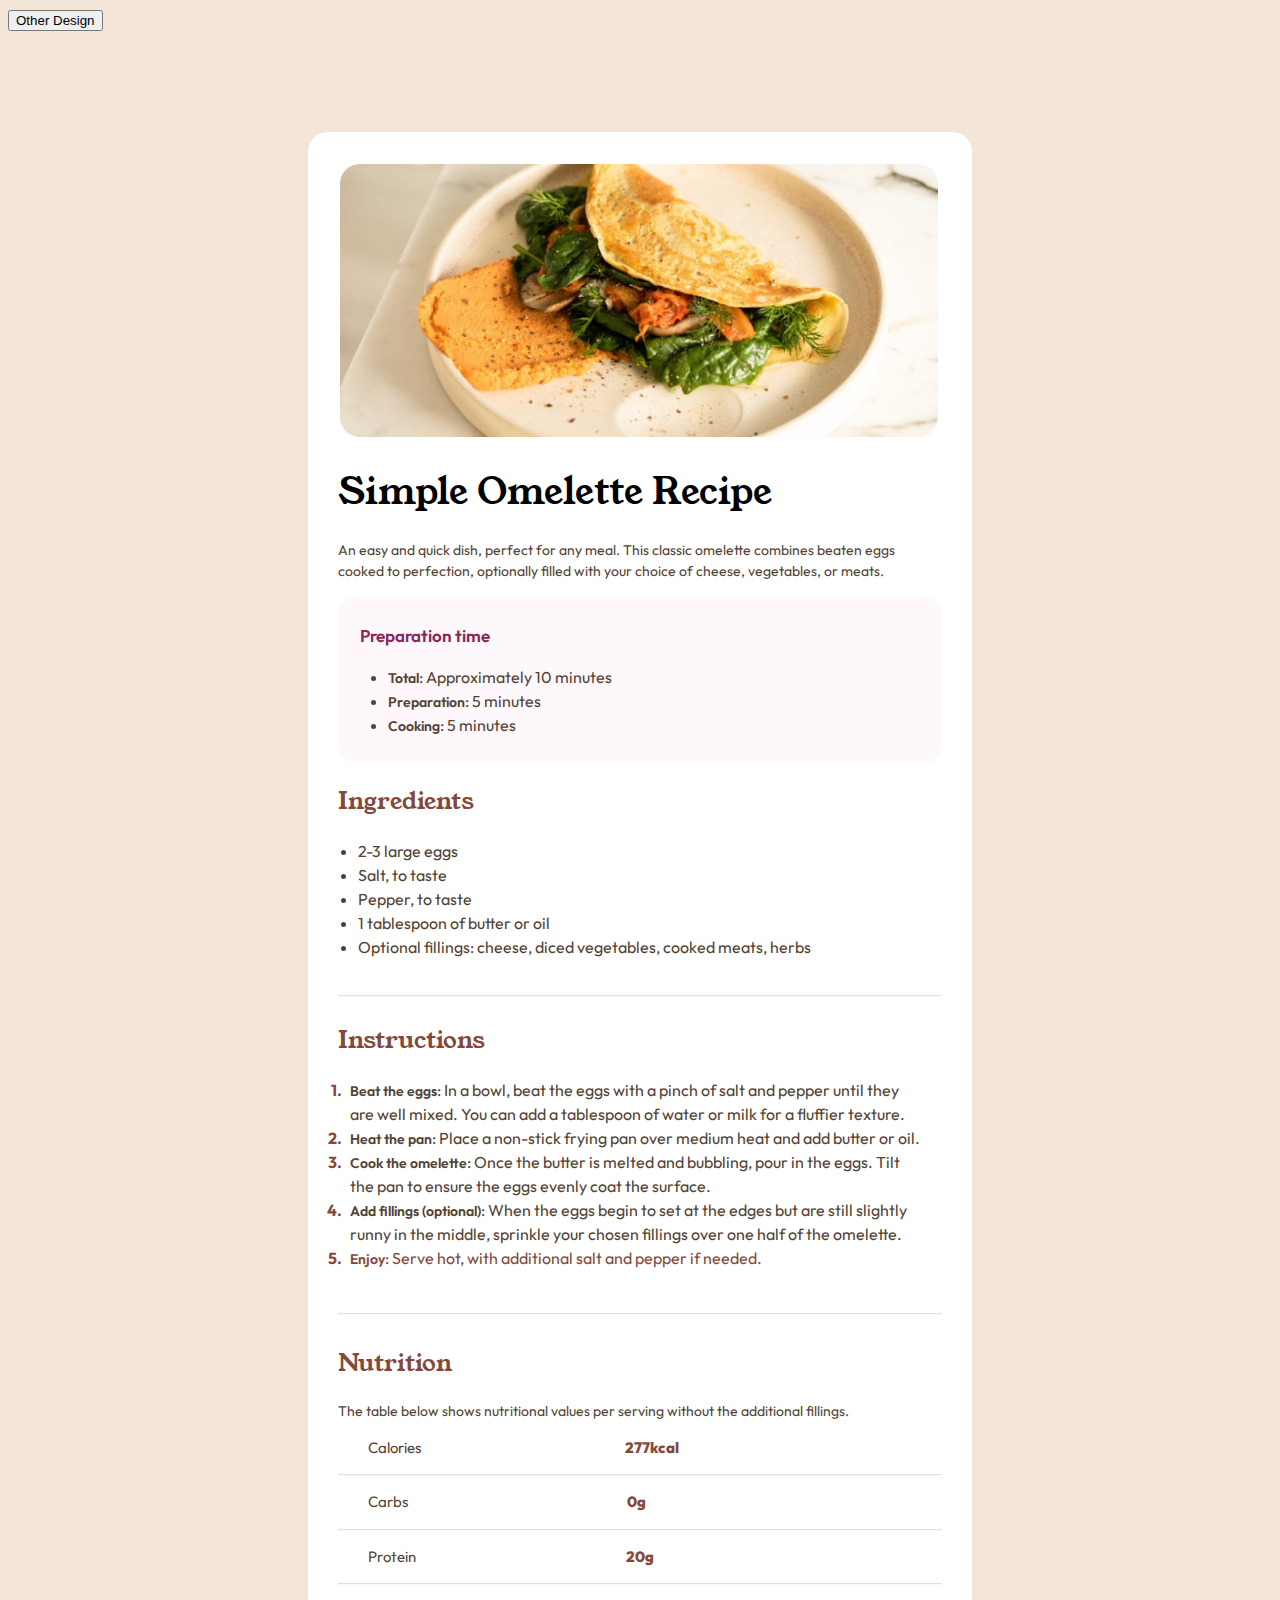
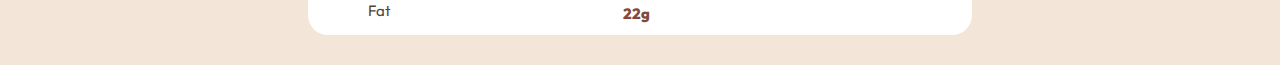
<file: index.html>
<!DOCTYPE html>
<html lang="en">
    <head>
        <link rel="stylesheet" href="index stylesheet.css">
        <title>Omelette Recipe</title>
        <link rel="preconnect" href="https://fonts.googleapis.com">
<link rel="preconnect" href="https://fonts.gstatic.com" crossorigin>
<link href="https://fonts.googleapis.com/css2?family=Outfit:wght@100..900&display=swap" rel="stylesheet">
<link rel="preconnect" href="https://fonts.gstatic.com" crossorigin>
<link href="https://fonts.googleapis.com/css2?family=Young+Serif&display=swap" rel="stylesheet">
    </head>
    <body>
     <a href="https://mihihfxznkjzbjhxzvc.github.io/omelette/index3.html">
  <button>Other Design</button>
</a>

        <div class="row">
            <div class="column" style="background: #ffff;" id="columnone"> <img alt="image of an omelette" src="image-omelette.jpeg">
              <h1 id="bigheader">Simple Omelette Recipe</h1> <p id="bodytext">An easy and quick dish, perfect for any meal. This classic omelette combines beaten eggs 
cooked to perfection, optionally filled with your choice of cheese, vegetables, or meats.</p>
              <div id="preptime"><p id="preptimeheader">    Preparation time</p><ul>
                <li><span id="total">Total</span>: Approximately 10 minutes</li>
                <li><span id="total">Preparation</span>: 5 minutes</li>
                <li><span id="total">Cooking</span>: 5 minutes</li>
              </ul>
              </div>
              <h2 id="headers">Ingredients</h2> <ul id="bulletpoints">
                <li>2-3 large eggs</li>
                <li>Salt, to taste</li>
                <li>Pepper, to taste</li>
                <li>1 tablespoon of butter or oil</li>
                <li>Optional fillings: cheese, diced vegetables, cooked meats, herbs</li>
              </ul> 
              <hr>
              <div id="instructions"><h2 id="headers">Instructions</h2><ol id="bulletpoints">
              <li><span id="ol"><span id="total">Beat the eggs</span>: In a bowl, beat the eggs with a pinch of salt and pepper until they are well mixed. You can add a tablespoon of water or milk for a fluffier texture.</span></li>
              <li><span id="ol"><span id="total">Heat the pan</span>: Place a non-stick frying pan over medium heat and add butter or oil.</li>
              <li><span id="ol"><span id="total">Cook the omelette</span>: Once the butter is melted and bubbling, pour in the eggs. Tilt the pan to ensure the eggs evenly coat the surface.</span></li>
              <li><span id="ol"><span id="total">Add fillings (optional)</span>: When the eggs begin to set at the edges but are still slightly runny in the middle, sprinkle your chosen fillings over one half of the omelette.</span></li>
              <li id="saltandpepper"><span id="total">Enjoy</span>: Serve hot, with additional salt and pepper if needed.
                </li>
              </ol>
              </div>
              <hr>
              <div id="nutritional"><h2 id="headers">Nutrition</h2>
              <p id="bodytext">The table below shows nutritional values per serving without the additional fillings.</p>
              <p id="nutritionalinformation">Calories                                                                 <span id="cals">   277kcal</span></p> <hr id="nutrition">
              <p id="nutritionalinformation">Carbs                                                                    <span id="cals">     0g</span></p> <hr id="nutrition">
              <p id="nutritionalinformation">Protein                                                                 <span id="cals">     20g</span></p> <hr id="nutrition">
              <p id="nutritionalinformation">Fat      
                                                                                    <span id="grams"> 22g</span></p> 
            </div></div>

            
    </body>
</html>
</file>
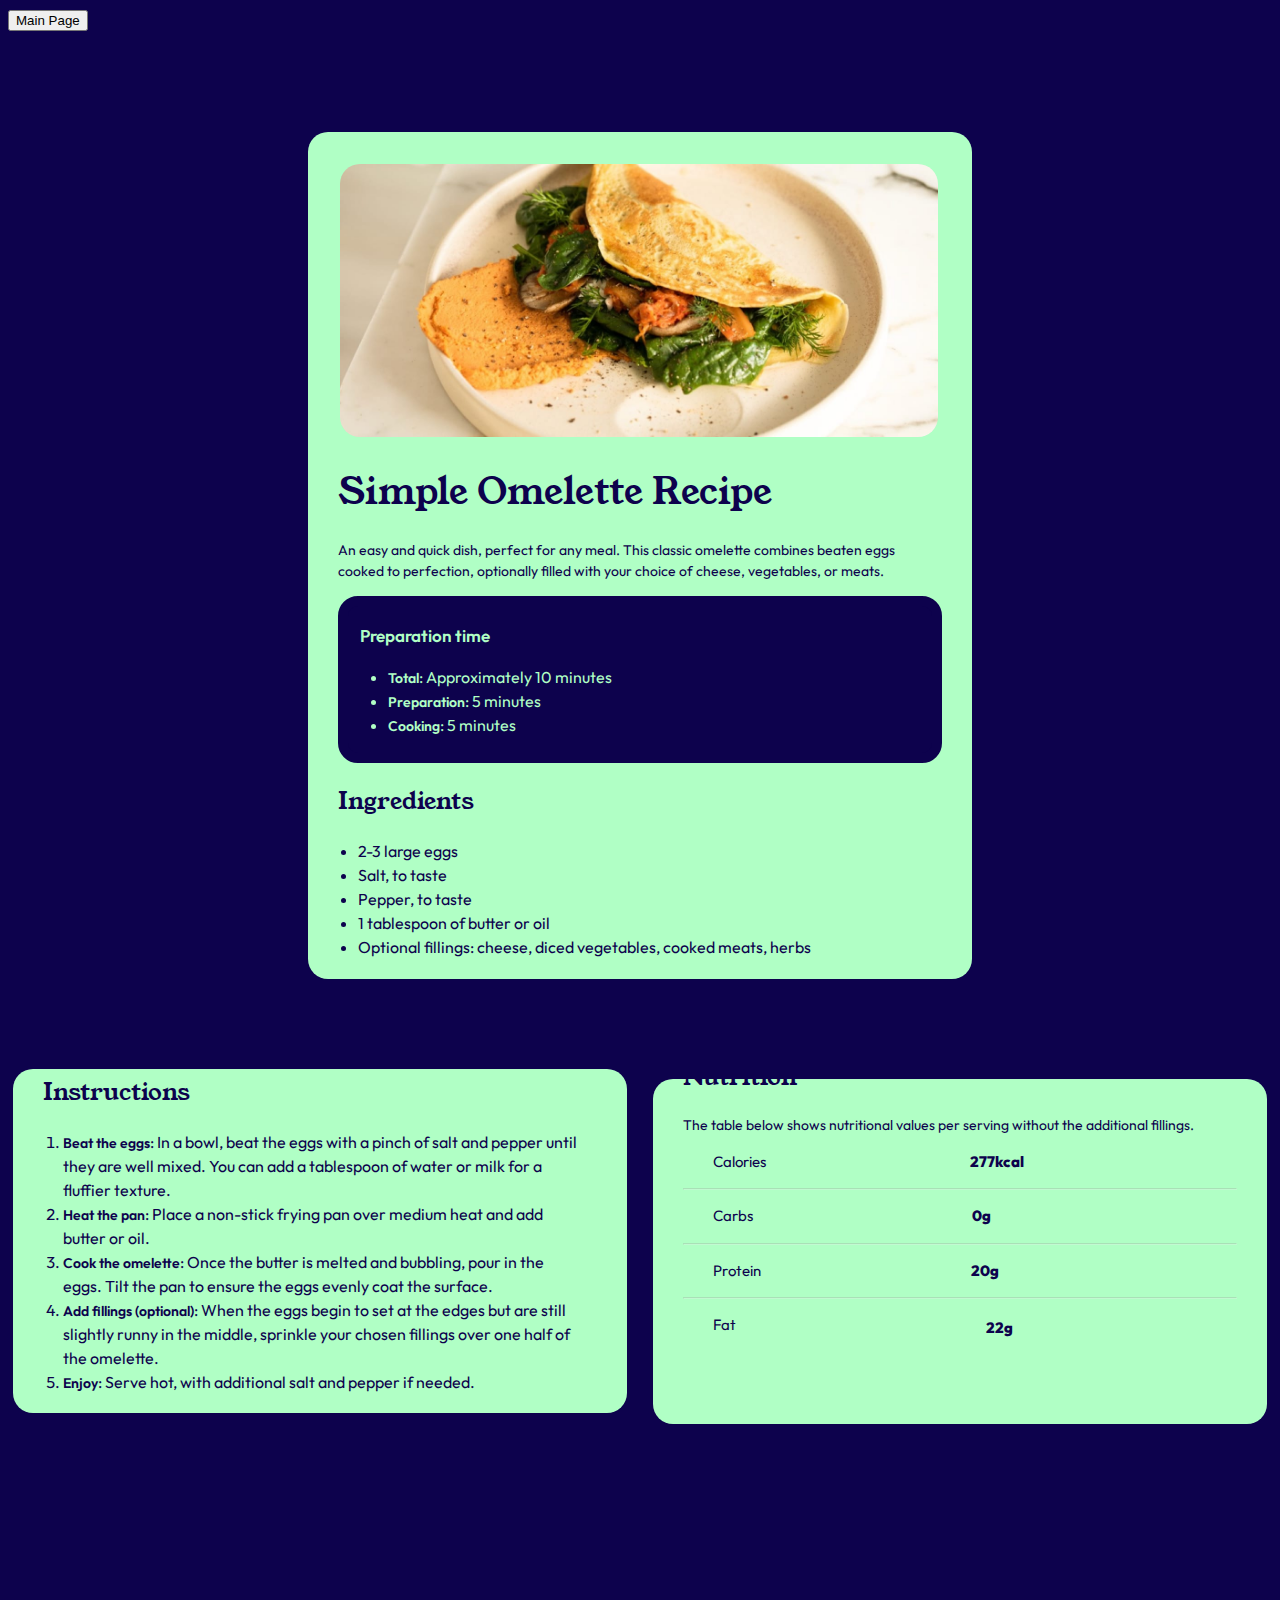
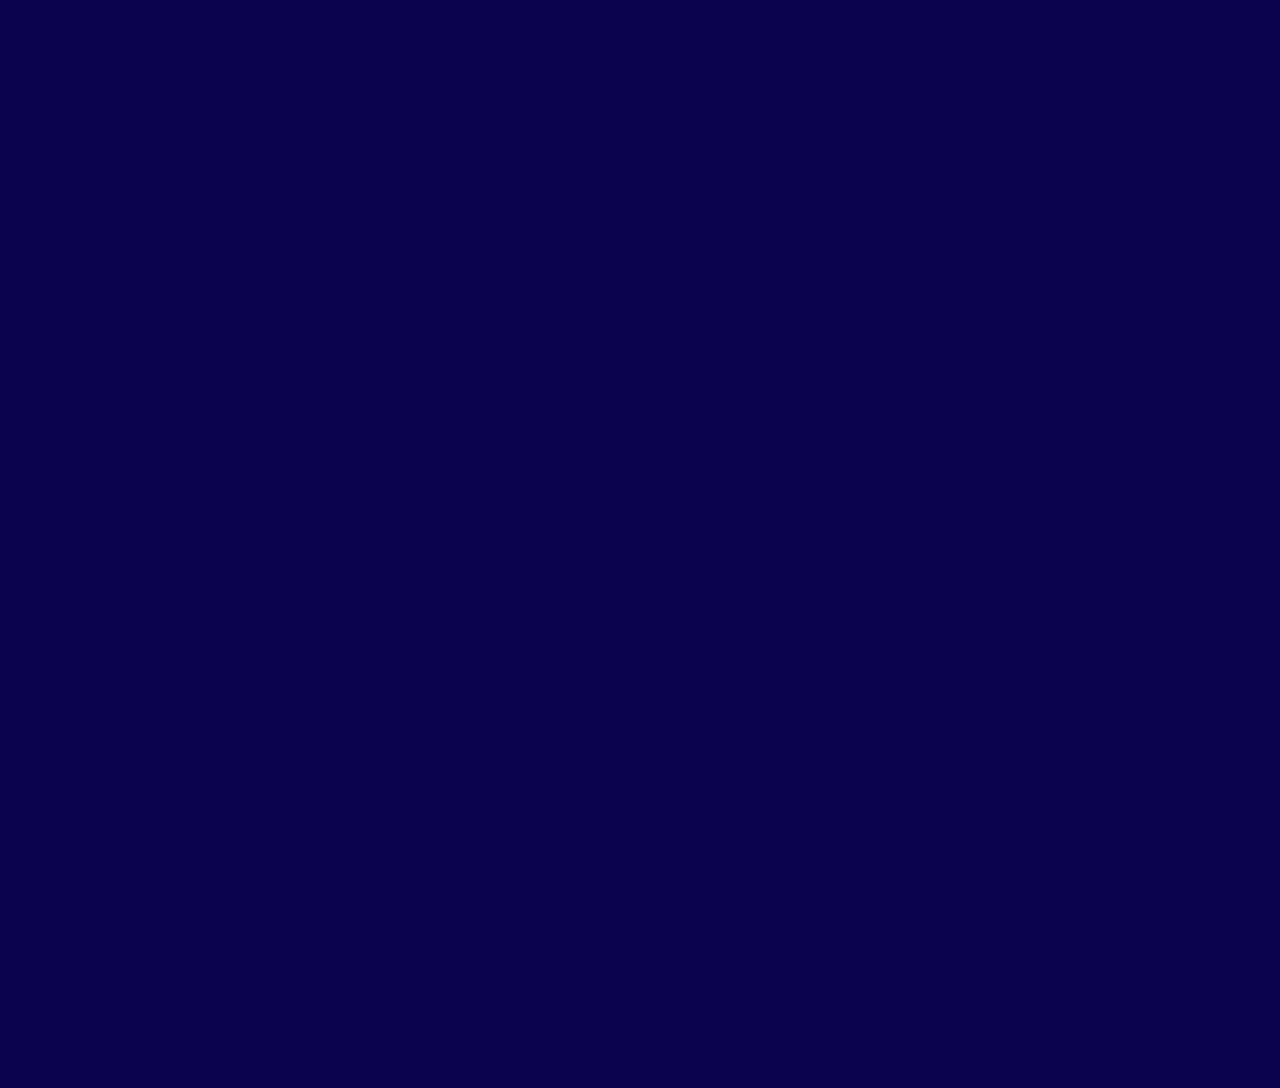
<file: index3.html>
<!DOCTYPE html>
<html lang="en">
    <head>
        <link rel="stylesheet" href="style3.css">
        <title>Omelette Recipe</title>
        <link rel="preconnect" href="https://fonts.googleapis.com">
<link rel="preconnect" href="https://fonts.gstatic.com" crossorigin>
<link href="https://fonts.googleapis.com/css2?family=Outfit:wght@100..900&display=swap" rel="stylesheet">
<link rel="preconnect" href="https://fonts.gstatic.com" crossorigin>
<link href="https://fonts.googleapis.com/css2?family=Young+Serif&display=swap" rel="stylesheet">
<style>
  #columntwo {
    border-radius: 20px;
    margin-left: 25px;
  margin-right: 625px;
  margin-top: 100px;
  position: relative;
  right: 20px;
  }
  #columnone {
    border-radius: 20px;
  }
  #columnthree {
    border-radius: 20px;
    margin-left: 625px;
  margin-right: 25px;
  margin-bottom: 900px;
  position: relative;
  bottom: 364px;
  padding-bottom: 30px;
  left: 20px;
  }

</style>
    </head>
    <body>
      <a href="https://mihihfxznkjzbjhxzvc.github.io/omelette/index.html?">
  <button>Main Page</button>
</a>

        <div class="row">
            <div class="column" style="background: #B0FFC5;" id="columnone"> <img alt="image of an omelette" src="image-omelette.jpeg">
              <h1 id="bigheader">Simple Omelette Recipe</h1> <p id="bodytext">An easy and quick dish, perfect for any meal. This classic omelette combines beaten eggs 
cooked to perfection, optionally filled with your choice of cheese, vegetables, or meats.</p>
              <div id="preptime"><p id="preptimeheader">    Preparation time</p><ul id="newcolour">
                <li><span id="total">Total</span>: Approximately 10 minutes</li>
                <li><span id="total">Preparation</span>: 5 minutes</li>
                <li><span id="total">Cooking</span>: 5 minutes</li>
              </ul>
              </div>
              <h2 id="headers">Ingredients</h2> <ul id="bulletpoints">
                <li>2-3 large eggs</li>
                <li>Salt, to taste</li>
                <li>Pepper, to taste</li>
                <li>1 tablespoon of butter or oil</li>
                <li>Optional fillings: cheese, diced vegetables, cooked meats, herbs</li>
              </ul> 
            </div></div>
            









            <div class="row">
              <div class="column" style="background: #B0FFC5;" id="columntwo"><div id="instructions"><h2 id="headers">Instructions</h2><ol id="bulletpoints">
                <li><span id="total">Beat the eggs</span>: In a bowl, beat the eggs with a pinch of salt and pepper until they are well mixed. You can add a tablespoon of water or milk for a fluffier texture.</li>
                <li><span id="total">Heat the pan</span>: Place a non-stick frying pan over medium heat and add butter or oil.</li>
                <li><span id="total">Cook the omelette</span>: Once the butter is melted and bubbling, pour in the eggs. Tilt the pan to ensure the eggs evenly coat the surface.</li>
                <li><span id="total">Add fillings (optional)</span>: When the eggs begin to set at the edges but are still slightly runny in the middle, sprinkle your chosen fillings over one half of the omelette.</li>
                <li id="saltandpepper"><span id="total">Enjoy</span>: Serve hot, with additional salt and pepper if needed.
                  </li>
                </ol>
                </div>
                </div>
                


                <div class="row">
                  <div class="column" style="background: #B0FFC5;" id="columnthree"> <div id="nutritional"><h2 id="headers">Nutrition</h2>
                    <p id="bodytext">The table below shows nutritional values per serving without the additional fillings.</p>
                    <p id="nutritionalinformation">Calories                                                                 <span id="cals">   277kcal</span></p> <hr id="nutrition">
                    <p id="nutritionalinformation">Carbs                                                                    <span id="cals">     0g</span></p> <hr id="nutrition">
                    <p id="nutritionalinformation">Protein                                                                 <span id="cals">     20g</span></p> <hr id="nutrition">
                    <p id="nutritionalinformation">Fat      
                                                                                          <span id="grams"> 22g</span></p> 
                  </div>
  
    </body>
    
</html>
</file>
<file: index stylesheet.css>
.outfit {
    font-family: "Outfit", sans-serif;
    font-optical-sizing: auto;
    font-weight: 400;
    font-style: normal;
  }
  body {
    background-color: #f4e5d9;
    line-height: 1.5;
    color: #534333;
  }
  img {
    position: relative;
    border-radius: 20px;
    width: 90%;   
    margin-left: 32px;
    margin-top: 32px;
    margin-right: 32px;
    margin-bottom: 10px;
  }
  #headers {
    font-family: "Young Serif";
    padding-left: 30px;
    position: relative;
    bottom: 20px;
    font-weight: lighter;
    color: #82493C;
  }
  #columnone {
    border-radius: 20px;
    margin-left: 300px;
    margin-right: 300px;
    margin-top: 100px;
  }
  #bodytext {
    font-family: "Outfit";
    position: relative;
    bottom: 20px;
    left: 30px;
  }
  #preptime {
    font-family: "Outfit";
    position: relative;
    bottom: 20px;
    left: 30px;
    border: solid 10px #FEF8FC;
    border-radius: 20px;
    background-color: #FEF8FC;
    margin-right: 60px;
  }
  #preptimeheader {
    color: #872657;
    font-weight: 600;
    font-size: 17px;
    white-space: pre;
  }
  p {
    white-space: pre;
    font-size: 14px;
  }
  #total {
    font-weight: 600;
    font-size: 14px;
  }
  #bigheader {
    font-family: "Young Serif";
    padding-left: 30px;
    margin-top: 10px;
    margin-bottom: 40px;
    font-weight: lighter;
    color: black;
    font-size: 37px;
  }
  #bulletpoints {
    font-family: "Outfit";
    position: relative;
    bottom: 20px;
    left: 10px;
    margin-right: 60px;
  }
  hr {
    opacity: 0.3;
    margin-left: 30px;
    margin-right: 30px;
    margin-bottom: 10px;
  }
  #instructions {
    position: relative;
    top: 25px;
  }
  #nutritionalinformation {
    font-family: "Outfit";
    position: relative;
    bottom: 20px;
    left: 60px;
    font-size: 15px;
  }
  #nutrition {
    position: relative;
    bottom: 20px;
  }
  #cals {
    font-weight: 800;
    color: #82493C;
  }
  #nutritional {
    position: relative;
    top: 30px;
  }
  #grams {
    position: relative;
    bottom: 20px;
    white-space: pre;
    font-weight: 800;
    color: #82493C;
  }
  #saltandpepper {
    white-space: pre;
  }
  ol {
    margin:0 0 1.5em;
    padding:0;
    counter-reset:item;
    color: #82493C;
  }
   
  ol>li {
    margin:0;
    padding:0 0 0 2em;
    text-indent:-2em;
    list-style-type:none;
    counter-increment:item;
  }
   
  ol>li:before {
    display:inline-block;
    width:1.5em;
    padding-right:0.5em;
    font-weight:bold;
    text-align:right;
    content:counter(item) ".";
  }
  #ol {
    color: #534333;
  }
</file>
<file: style3.css>
.outfit {
  font-family: "Outfit", sans-serif;
  font-optical-sizing: auto;
  font-weight: 400;
  font-style: normal;
}
body {
  background-color: #0D024D;
  line-height: 1.5;
  color: #0D024D;
}
img {
  position: relative;
  border-radius: 20px;
  width: 90%;   
  margin-left: 32px;
  margin-top: 32px;
  margin-right: 32px;
  margin-bottom: 10px;
}
#headers {
  font-family: "Young Serif";
  padding-left: 30px;
  position: relative;
  bottom: 20px;
  font-weight: lighter;
  color: #0D024D;
}
#columnone {
  margin-left: 300px;
  margin-right: 300px;
  margin-top: 100px;
  border-radius: 20px;
}
#bodytext {
  font-family: "Outfit";
  position: relative;
  bottom: 20px;
  left: 30px;
}
#preptime {
  font-family: "Outfit";
  position: relative;
  bottom: 20px;
  left: 30px;
  border: solid 10px #0D024D;
  border-radius: 20px;
  background-color: #0D024D;
  margin-right: 60px;
}
#preptimeheader {
  color: #B0FFC5;
  font-weight: 600;
  font-size: 17px;
  white-space: pre;
}
p {
  white-space: pre;
  font-size: 14px;
}
#total {
  font-weight: 600;
  font-size: 14px;
}
#bigheader {
  font-family: "Young Serif";
  padding-left: 30px;
  margin-top: 10px;
  margin-bottom: 40px;
  font-weight: lighter;
  color: #0D024D;
  font-size: 37px;
}
#bulletpoints {
  font-family: "Outfit";
  position: relative;
  bottom: 20px;
  left: 10px;
  margin-right: 60px;
}
hr {
  opacity: 0.3;
  margin-left: 30px;
  margin-right: 30px;
  margin-bottom: 10px;
}
#instructions {
  position: relative;
  top: 25px;
}
#nutritionalinformation {
  font-family: "Outfit";
  position: relative;
  bottom: 20px;
  left: 60px;
  font-size: 15px;
}
#nutrition {
  position: relative;
  bottom: 20px;
}
#cals {
  font-weight: 800;
  color: #0D024D;
}
#nutritional {
    position: relative;
}
#grams {
  position: relative;
  bottom: 20px;
  white-space: pre;
  font-weight: 800;
  color: #0D024D;
}
#saltandpepper {
  white-space: pre;
}
#newcolour {
  color: #B0FFC5;
}
#columntwo {
  border-radius: 20px;
  position: relative;
  bottom: 10px;
  right: 100px;
}
form {
  background-color: #B0FFC5;
}
</file>
